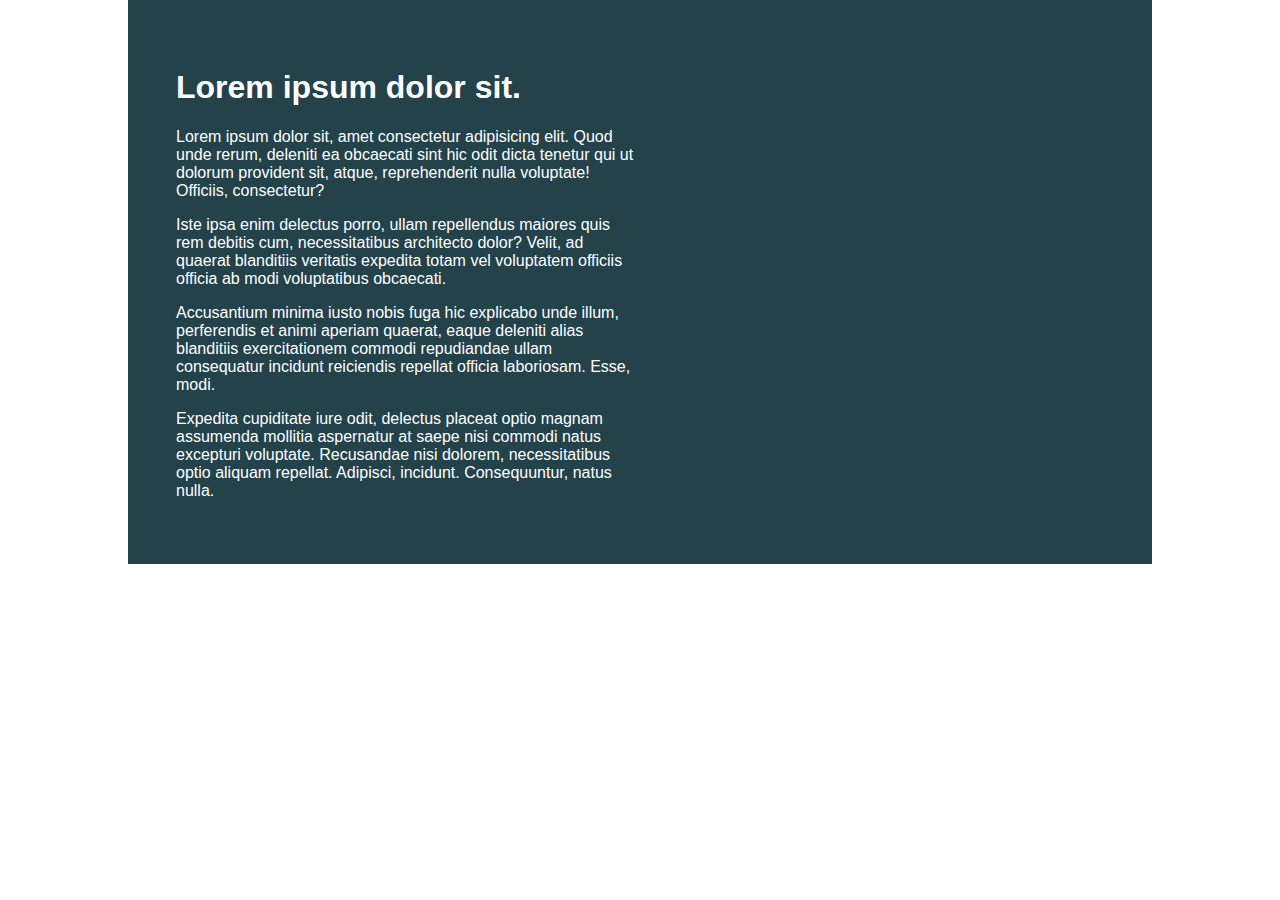
<file: CHALLENGE #1/index.html>
<!DOCTYPE html>
<html lang="en">

<head>
    <meta charset="UTF-8">
    <meta name="viewport" content="width=device-width, initial-scale=1.0">
    <title>Day 01</title>

    <link rel="stylesheet" href="style.css">
</head>

<body>
    <div class="container">
        <div class="intro-content">
            <h1>Lorem ipsum dolor sit.</h1>
            <p>Lorem ipsum dolor sit, amet consectetur adipisicing elit. Quod unde rerum, deleniti ea obcaecati sint hic
                odit dicta tenetur qui ut dolorum provident sit, atque, reprehenderit nulla voluptate! Officiis,
                consectetur?</p>
            <p>Iste ipsa enim delectus porro, ullam repellendus maiores quis rem debitis cum, necessitatibus architecto
                dolor? Velit, ad quaerat blanditiis veritatis expedita totam vel voluptatem officiis officia ab modi
                voluptatibus obcaecati.</p>
            <p>Accusantium minima iusto nobis fuga hic explicabo unde illum, perferendis et animi aperiam quaerat, eaque
                deleniti alias blanditiis exercitationem commodi repudiandae ullam consequatur incidunt reiciendis
                repellat officia laboriosam. Esse, modi.</p>
            <p>Expedita cupiditate iure odit, delectus placeat optio magnam assumenda mollitia aspernatur at saepe nisi
                commodi natus excepturi voluptate. Recusandae nisi dolorem, necessitatibus optio aliquam repellat.
                Adipisci, incidunt. Consequuntur, natus nulla.</p>
        </div>
    </div>
</body>

</html>
</file>
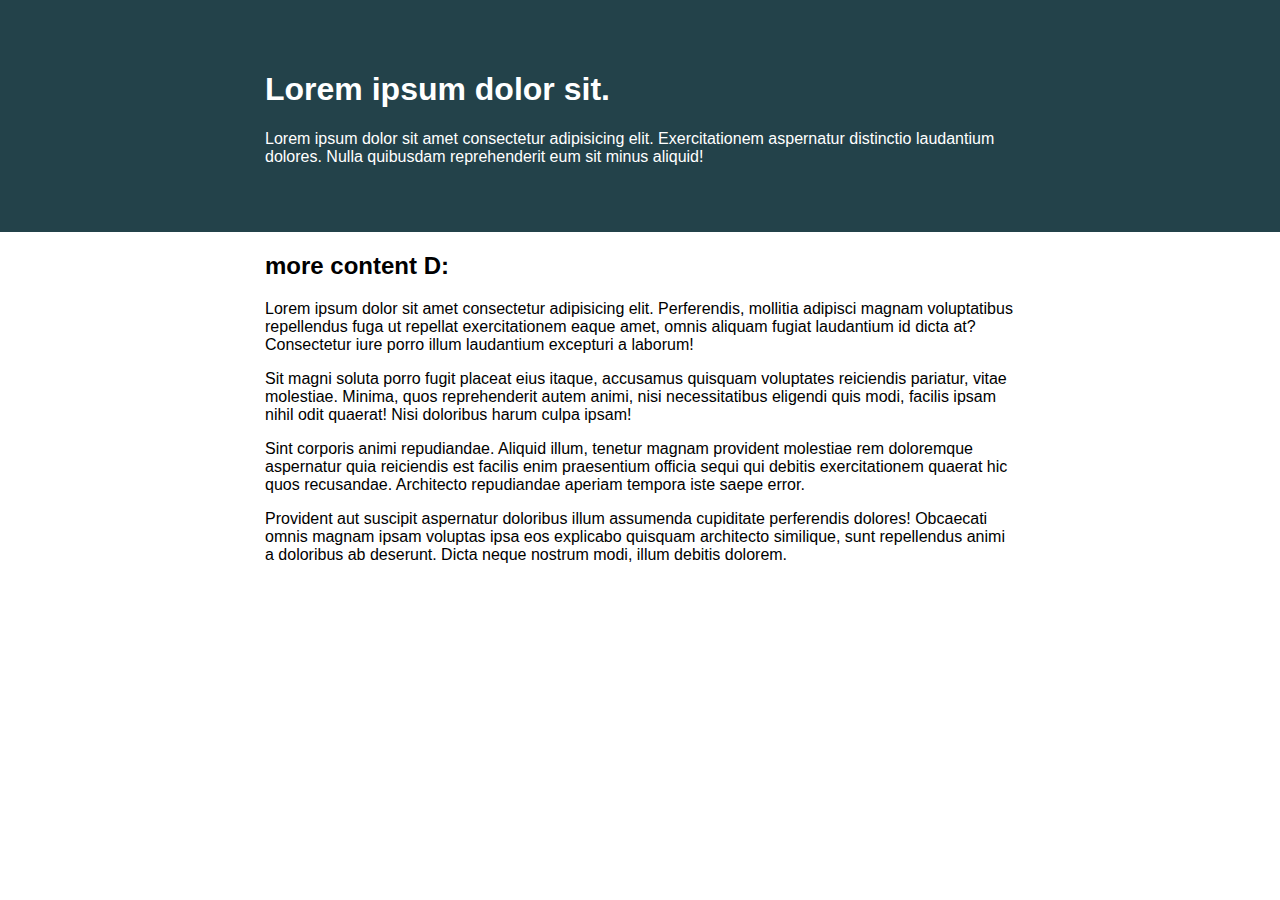
<file: CHALLENGE #2/index.html>
<!DOCTYPE html>
<html lang="en">
  <head>
    <meta charset="UTF-8" />
    <meta name="viewport" content="width=device-width, initial-scale=1.0" />
    <title>Day 02</title>

    <link rel="stylesheet" href="style.css" />
  </head>
  <body>
    <div class="intro">
      <div class="container">
        <h1>Lorem ipsum dolor sit.</h1>
        <p>
          Lorem ipsum dolor sit amet consectetur adipisicing elit.
          Exercitationem aspernatur distinctio laudantium dolores. Nulla
          quibusdam reprehenderit eum sit minus aliquid!
        </p>
      </div>
    </div>

    <div class="container">
      <h2>more content D:</h2>
      <p>
        Lorem ipsum dolor sit amet consectetur adipisicing elit. Perferendis,
        mollitia adipisci magnam voluptatibus repellendus fuga ut repellat
        exercitationem eaque amet, omnis aliquam fugiat laudantium id dicta at?
        Consectetur iure porro illum laudantium excepturi a laborum!
      </p>
      <p>
        Sit magni soluta porro fugit placeat eius itaque, accusamus quisquam
        voluptates reiciendis pariatur, vitae molestiae. Minima, quos
        reprehenderit autem animi, nisi necessitatibus eligendi quis modi,
        facilis ipsam nihil odit quaerat! Nisi doloribus harum culpa ipsam!
      </p>
      <p>
        Sint corporis animi repudiandae. Aliquid illum, tenetur magnam provident
        molestiae rem doloremque aspernatur quia reiciendis est facilis enim
        praesentium officia sequi qui debitis exercitationem quaerat hic quos
        recusandae. Architecto repudiandae aperiam tempora iste saepe error.
      </p>
      <p>
        Provident aut suscipit aspernatur doloribus illum assumenda cupiditate
        perferendis dolores! Obcaecati omnis magnam ipsam voluptas ipsa eos
        explicabo quisquam architecto similique, sunt repellendus animi a
        doloribus ab deserunt. Dicta neque nostrum modi, illum debitis dolorem.
      </p>
    </div>
  </body>
</html>
</file>
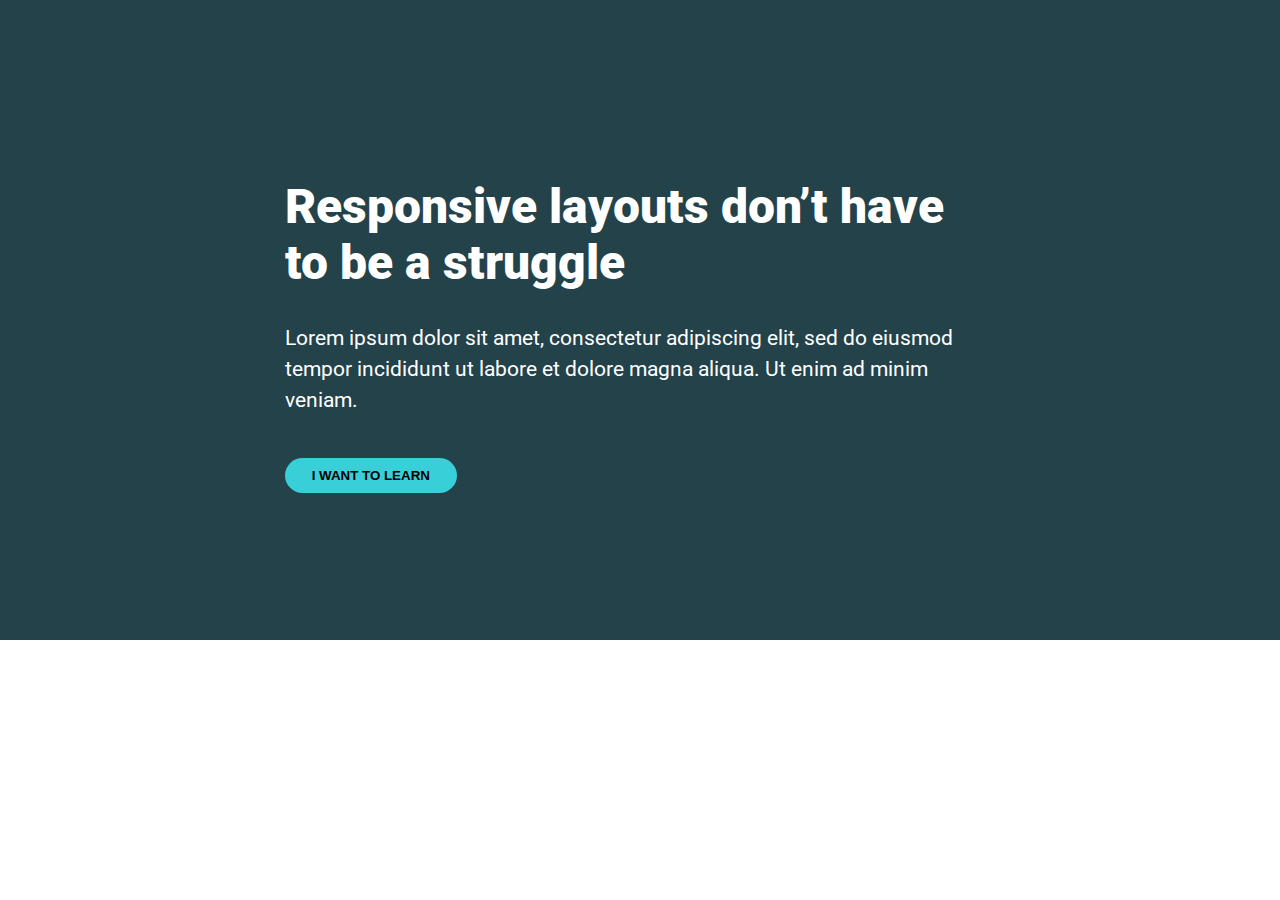
<file: CHALLENGE #3/index.html>
<!DOCTYPE html>
<html lang="en">
  <head>
    <meta charset="UTF-8" />
    <meta name="viewport" content="width=device-width, initial-scale=1.0" />
    <link rel="stylesheet" href="style.css" />

    <link rel="preconnect" href="https://fonts.googleapis.com" />
    <link rel="preconnect" href="https://fonts.gstatic.com" crossorigin />
    <link
      href="https://fonts.googleapis.com/css2?family=Roboto:wght@400;700;900&display=swap"
      rel="stylesheet"
    />

    <title>Responsive Layout</title>
  </head>
  <body>
    <div class="intro">
      <div class="container">
        <h1>Responsive layouts don’t have to be a struggle</h1>
        <p>
          Lorem ipsum dolor sit amet, consectetur adipiscing elit, sed do
          eiusmod tempor incididunt ut labore et dolore magna aliqua. Ut enim ad
          minim veniam.
        </p>
        <button class="btn">I want to learn</button>
      </div>
    </div>
  </body>
</html>
</file>
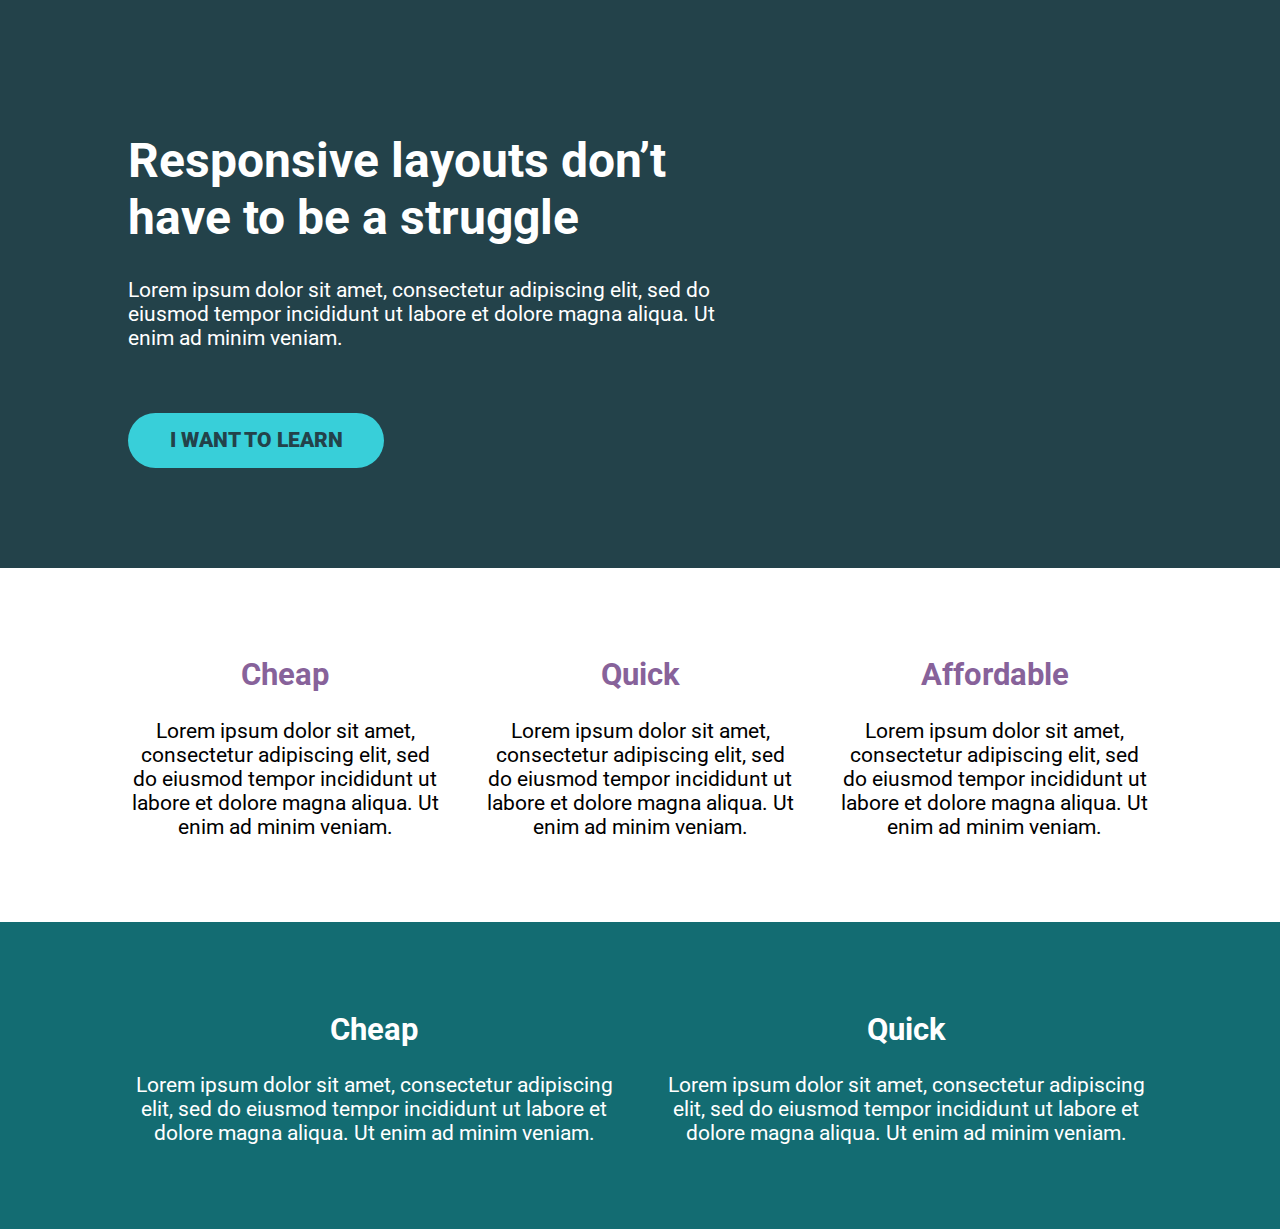
<file: CHALLENGE #4/index.html>
<!DOCTYPE html>
<html lang="en">
  <head>
    <meta charset="UTF-8" />
    <meta name="viewport" content="width=device-width, initial-scale=1.0" />
    <title>Challenge time!</title>
    <link
      href="https://fonts.googleapis.com/css2?family=Roboto:wght@400;900&display=swap"
      rel="stylesheet"
    />
    <link rel="stylesheet" href="style.css" />
  </head>
  <body>
    <div class="hero">
      <div class="container">
        <div class="hero__text">
          <h1>Responsive layouts don’t have to be a struggle</h1>
          <p>
            Lorem ipsum dolor sit amet, consectetur adipiscing elit, sed do
            eiusmod tempor incididunt ut labore et dolore magna aliqua. Ut enim
            ad minim veniam.
          </p>
          <a href="#" class="btn">I want to learn</a>
        </div>
      </div>
    </div>

    <section class="section-one">
      <div class="container row">
        <div class="col">
          <h2 class="accent-text">Cheap</h2>
          <p>
            Lorem ipsum dolor sit amet, consectetur adipiscing elit, sed do
            eiusmod tempor incididunt ut labore et dolore magna aliqua. Ut enim
            ad minim veniam.
          </p>
        </div>
        <div class="col">
          <h2 class="accent-text">Quick</h2>
          <p>
            Lorem ipsum dolor sit amet, consectetur adipiscing elit, sed do
            eiusmod tempor incididunt ut labore et dolore magna aliqua. Ut enim
            ad minim veniam.
          </p>
        </div>
        <div class="col">
          <h2 class="accent-text">Affordable</h2>
          <p>
            Lorem ipsum dolor sit amet, consectetur adipiscing elit, sed do
            eiusmod tempor incididunt ut labore et dolore magna aliqua. Ut enim
            ad minim veniam.
          </p>
        </div>
      </div>
    </section>

    <section class="section-two">
      <div class="container row">
        <div class="col">
          <h2>Cheap</h2>
          <p>
            Lorem ipsum dolor sit amet, consectetur adipiscing elit, sed do
            eiusmod tempor incididunt ut labore et dolore magna aliqua. Ut enim
            ad minim veniam.
          </p>
        </div>
        <div class="col">
          <h2>Quick</h2>
          <p>
            Lorem ipsum dolor sit amet, consectetur adipiscing elit, sed do
            eiusmod tempor incididunt ut labore et dolore magna aliqua. Ut enim
            ad minim veniam.
          </p>
        </div>
      </div>
    </section>
  </body>
</html>
</file>
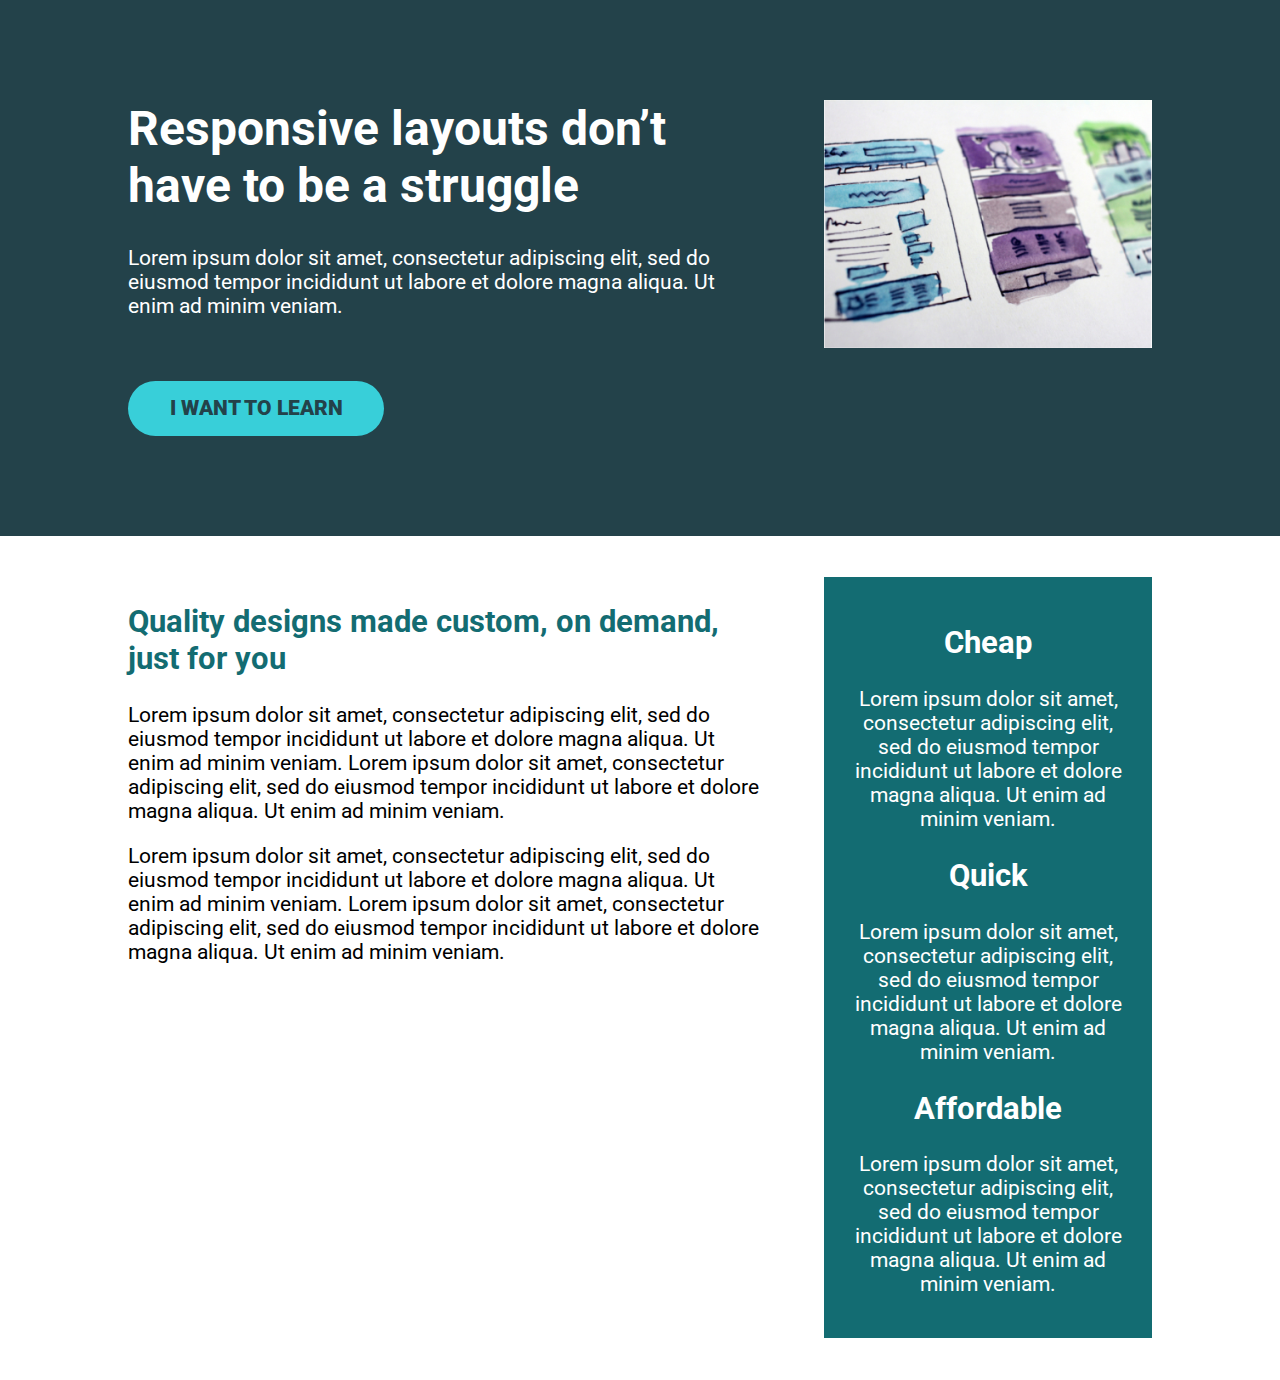
<file: CHALLENGE #5/index.html>
<!DOCTYPE html>
<html lang="en">
  <head>
    <meta charset="UTF-8" />
    <meta name="viewport" content="width=device-width, initial-scale=1.0" />
    <title>Conquering Rsponsive Layouts</title>
    <link
      href="https://fonts.googleapis.com/css2?family=Roboto:wght@400;900&display=swap"
      rel="stylesheet"
    />
    <link rel="stylesheet" href="style.css" />
  </head>
  <body>
    <div class="hero">
      <div class="container row">
        <div class="hero__text">
          <h1>Responsive layouts don’t have to be a struggle</h1>
          <p>
            Lorem ipsum dolor sit amet, consectetur adipiscing elit, sed do
            eiusmod tempor incididunt ut labore et dolore magna aliqua. Ut enim
            ad minim veniam.
          </p>
          <a href="#" class="btn">I want to learn</a>
        </div>
        <img class="hero__img" src="./img/hero-img.jpg" alt="" />
      </div>
    </div>

    <main class="main container row">
      <section class="col left-col">
        <h2>Quality designs made custom, on demand, just for you</h2>
        <p>
          Lorem ipsum dolor sit amet, consectetur adipiscing elit, sed do
          eiusmod tempor incididunt ut labore et dolore magna aliqua. Ut enim ad
          minim veniam. Lorem ipsum dolor sit amet, consectetur adipiscing elit,
          sed do eiusmod tempor incididunt ut labore et dolore magna aliqua. Ut
          enim ad minim veniam.
        </p>

        <p>
          Lorem ipsum dolor sit amet, consectetur adipiscing elit, sed do
          eiusmod tempor incididunt ut labore et dolore magna aliqua. Ut enim ad
          minim veniam. Lorem ipsum dolor sit amet, consectetur adipiscing elit,
          sed do eiusmod tempor incididunt ut labore et dolore magna aliqua. Ut
          enim ad minim veniam.
        </p>
      </section>

      <aside class="col right-col">
        <div>
          <h2 class="accent-text">Cheap</h2>
          <p>
            Lorem ipsum dolor sit amet, consectetur adipiscing elit, sed do
            eiusmod tempor incididunt ut labore et dolore magna aliqua. Ut enim
            ad minim veniam.
          </p>
        </div>

        <div>
          <h2 class="accent-text">Quick</h2>
          <p>
            Lorem ipsum dolor sit amet, consectetur adipiscing elit, sed do
            eiusmod tempor incididunt ut labore et dolore magna aliqua. Ut enim
            ad minim veniam.
          </p>
        </div>

        <div>
          <h2 class="accent-text">Affordable</h2>
          <p>
            Lorem ipsum dolor sit amet, consectetur adipiscing elit, sed do
            eiusmod tempor incididunt ut labore et dolore magna aliqua. Ut enim
            ad minim veniam.
          </p>
        </div>
      </aside>
    </main>
  </body>
</html>
</file>
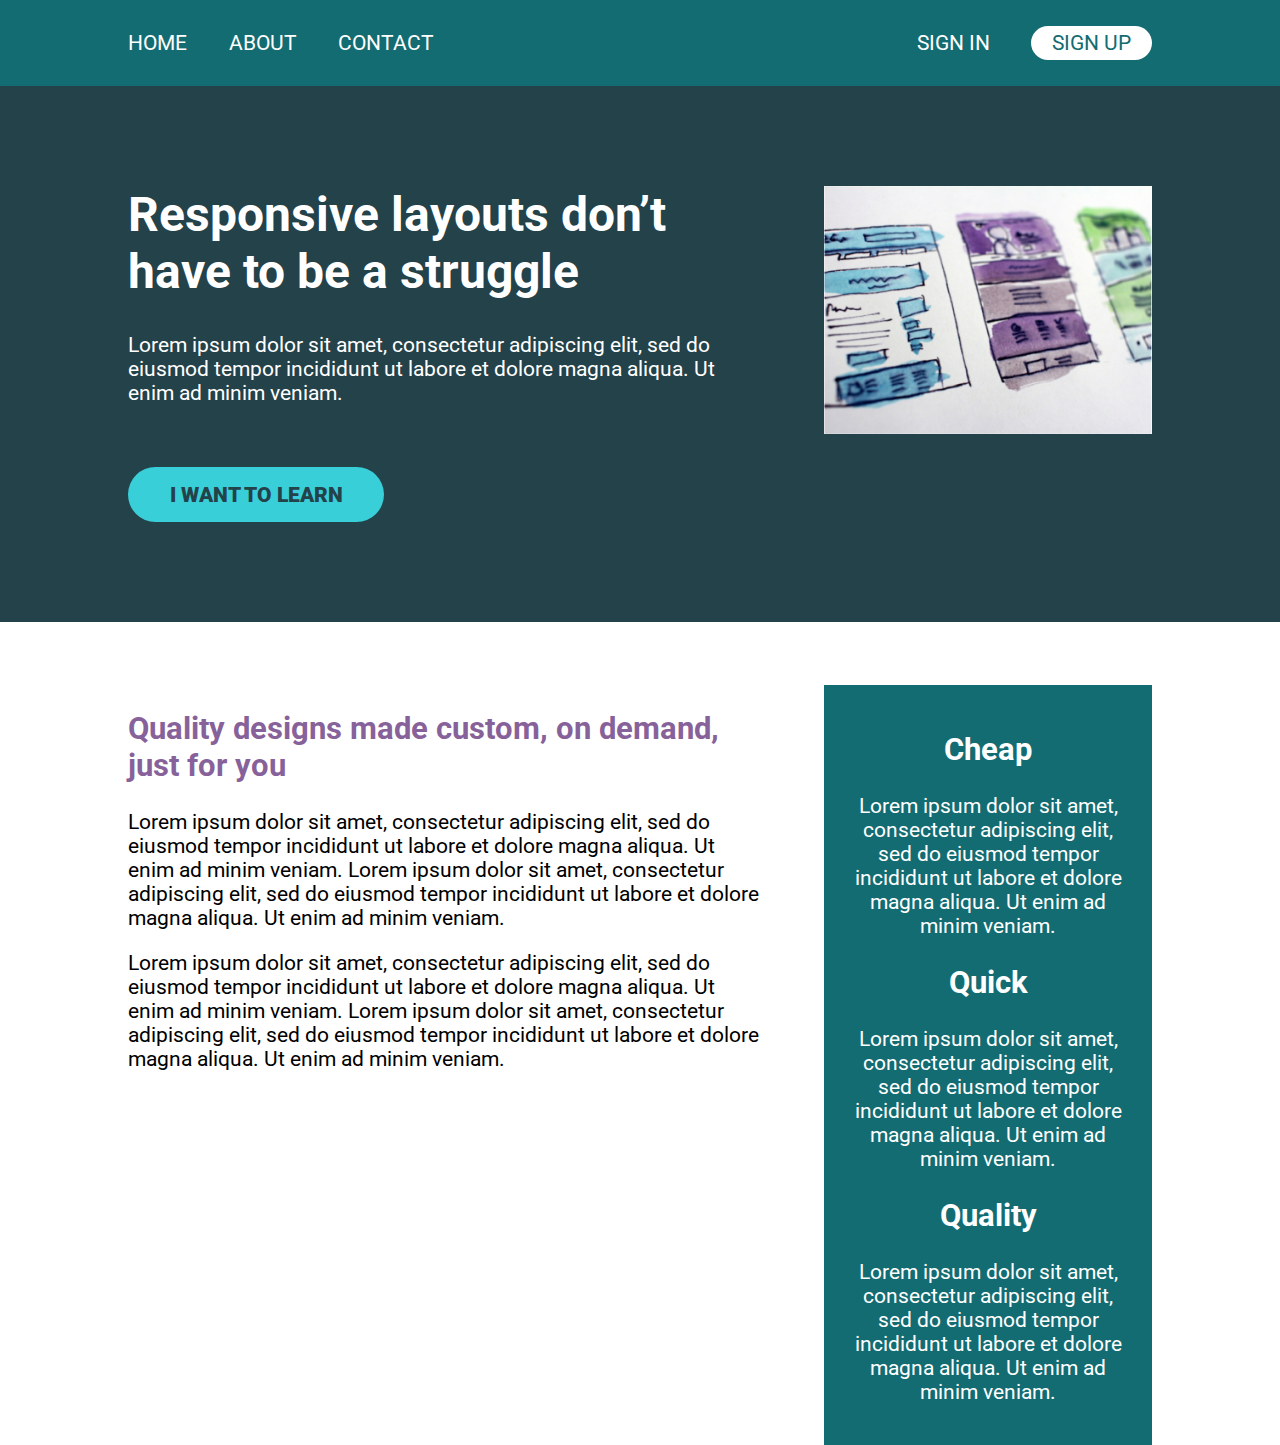
<file: CHALLENGE #6/index.html>
<!DOCTYPE html>
<html lang="en">
  <head>
    <meta charset="UTF-8" />
    <meta name="viewport" content="width=device-width, initial-scale=1.0" />
    <title>Conquering Responsive Layouts</title>
    <link
      href="https://fonts.googleapis.com/css2?family=Roboto:wght@400;900&display=swap"
      rel="stylesheet"
    />
    <link rel="stylesheet" href="style.css" />
  </head>
  <body>
    <header>
      <nav class="nav container">
        <ul class="nav__list">
          <li class="nav__item"><a href="#" class="nav__link">Home</a></li>
          <li class="nav__item"><a href="#" class="nav__link">About</a></li>
          <li class="nav__item"><a href="#" class="nav__link">Contact</a></li>
          <li class="nav__item nav__item--push-right">
            <a href="#" class="nav__link">Sign In</a>
          </li>
          <li class="nav__item">
            <a href="#" class="nav__link nav__link--button">Sign up</a>
          </li>
        </ul>
      </nav>
    </header>

    <section class="hero">
      <div class="container row">
        <div class="hero__text">
          <h1>Responsive layouts don’t have to be a struggle</h1>
          <p>
            Lorem ipsum dolor sit amet, consectetur adipiscing elit, sed do
            eiusmod tempor incididunt ut labore et dolore magna aliqua. Ut enim
            ad minim veniam.
          </p>
          <a href="#" class="btn">I want to learn</a>
        </div>
        <img
          src="img/hero-img.jpg"
          alt="UX design sketches"
          class="hero__img"
        />
      </div>
    </section>

    <main class="main container row">
      <section class="primary-content">
        <h2 class="section-title">
          Quality designs made custom, on demand, just for you
        </h2>
        <p>
          Lorem ipsum dolor sit amet, consectetur adipiscing elit, sed do
          eiusmod tempor incididunt ut labore et dolore magna aliqua. Ut enim ad
          minim veniam. Lorem ipsum dolor sit amet, consectetur adipiscing elit,
          sed do eiusmod tempor incididunt ut labore et dolore magna aliqua. Ut
          enim ad minim veniam.
        </p>
        <p>
          Lorem ipsum dolor sit amet, consectetur adipiscing elit, sed do
          eiusmod tempor incididunt ut labore et dolore magna aliqua. Ut enim ad
          minim veniam. Lorem ipsum dolor sit amet, consectetur adipiscing elit,
          sed do eiusmod tempor incididunt ut labore et dolore magna aliqua. Ut
          enim ad minim veniam.
        </p>
      </section>
      <aside class="sidebar">
        <h2 class="sidebar-title">Cheap</h2>
        <p>
          Lorem ipsum dolor sit amet, consectetur adipiscing elit, sed do
          eiusmod tempor incididunt ut labore et dolore magna aliqua. Ut enim ad
          minim veniam.
        </p>

        <h2 class="sidebar-title">Quick</h2>
        <p>
          Lorem ipsum dolor sit amet, consectetur adipiscing elit, sed do
          eiusmod tempor incididunt ut labore et dolore magna aliqua. Ut enim ad
          minim veniam.
        </p>

        <h2 class="sidebar-title">Quality</h2>
        <p>
          Lorem ipsum dolor sit amet, consectetur adipiscing elit, sed do
          eiusmod tempor incididunt ut labore et dolore magna aliqua. Ut enim ad
          minim veniam.
        </p>
      </aside>
    </main>
  </body>
</html>
</file>
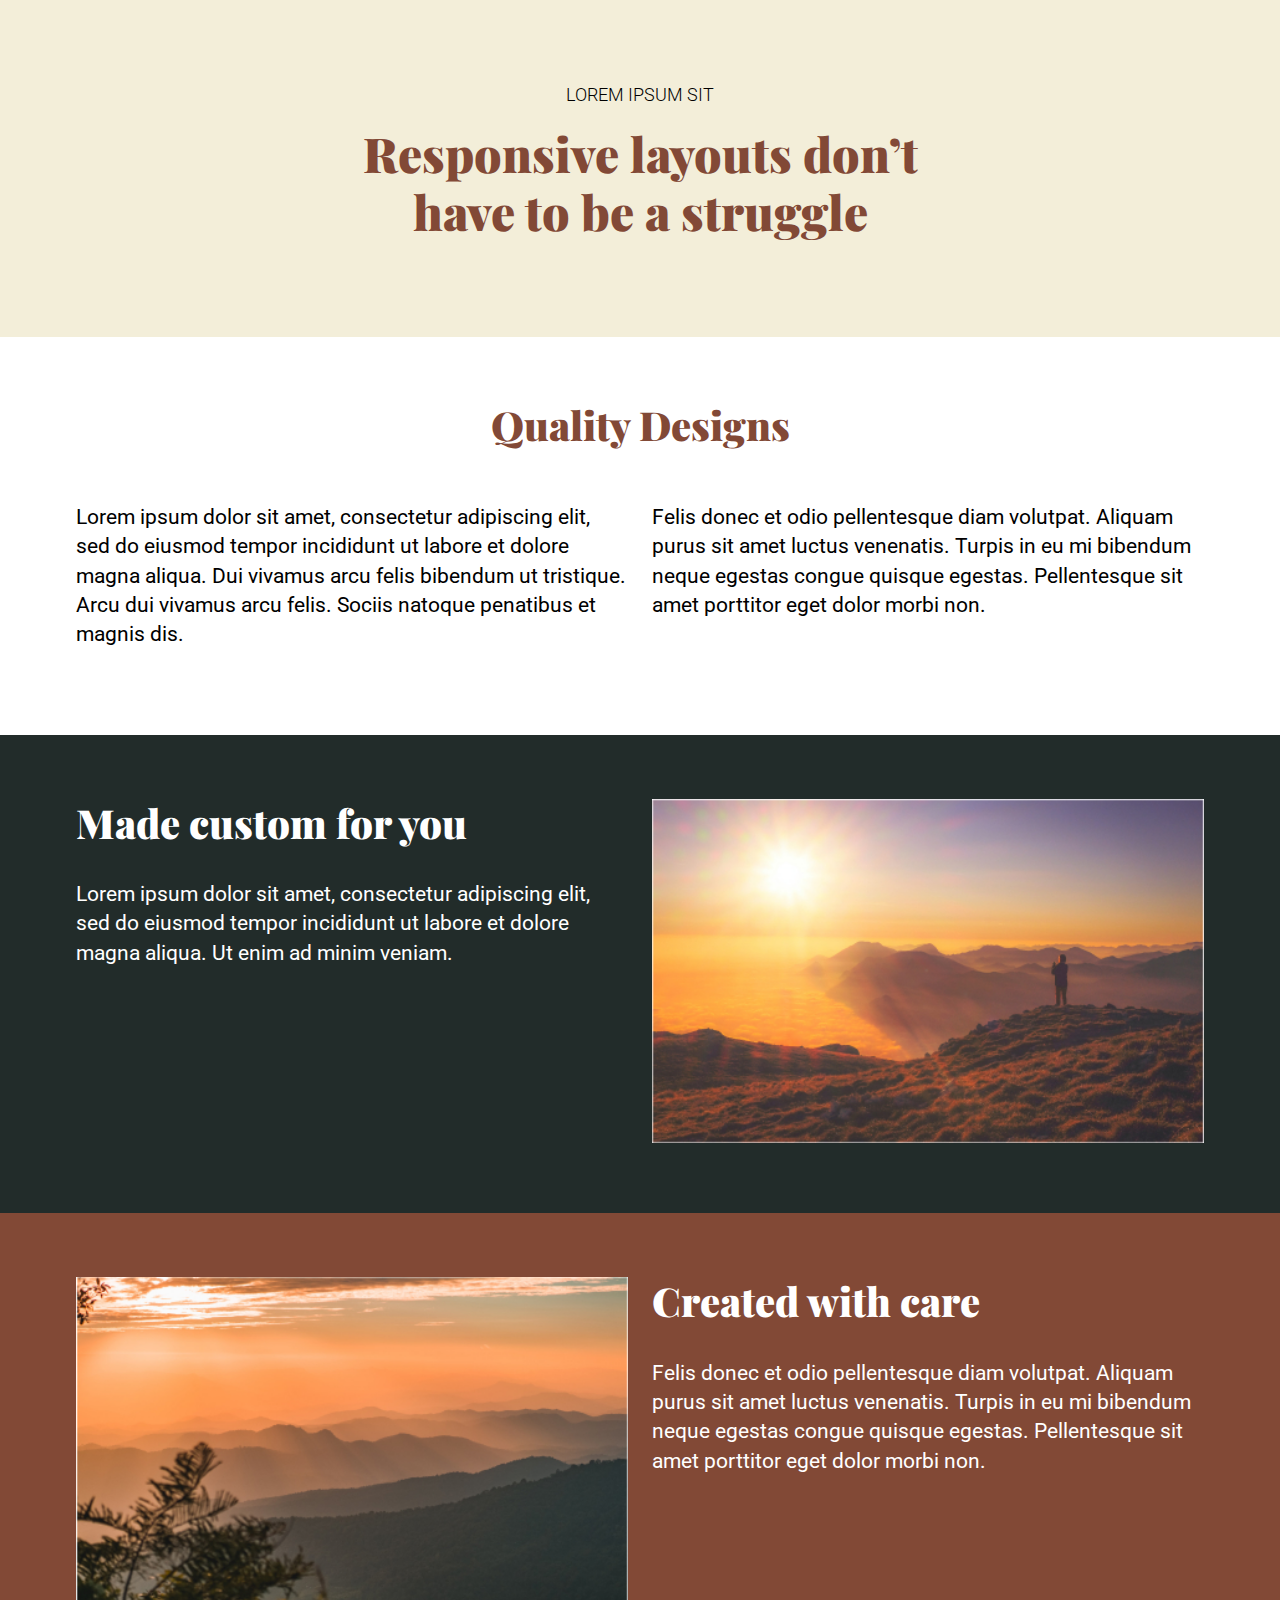
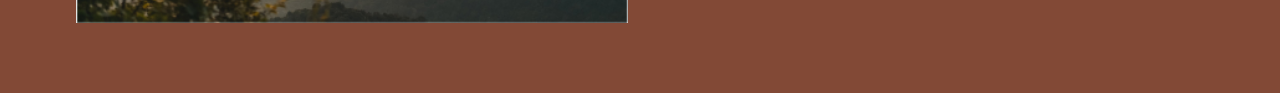
<file: CHALLENGE #7/index.html>
<!DOCTYPE html>
<html lang="en">
  <head>
    <meta charset="UTF-8" />
    <meta name="viewport" content="width=device-width, initial-scale=1.0" />

    <link rel="preconnect" href="https://fonts.googleapis.com" />
    <link rel="preconnect" href="https://fonts.gstatic.com" crossorigin />
    <link
      href="https://fonts.googleapis.com/css2?family=Playfair+Display:ital,wght@0,400..900;1,400..900&family=Roboto:ital,wght@0,100;0,300;0,400;0,500;0,700;0,900;1,100;1,300;1,400;1,500;1,700;1,900&display=swap"
      rel="stylesheet"
    />

    <link rel="stylesheet" href="style.css" />
    <title>Flexbox challenge</title>
  </head>
  <body>
    <section class="hero text-center">
      <div class="container hero-content">
        <p>lorem ipsum sit</p>
        <h1 class="color-brown">
          Responsive layouts don’t <br />
          have to be a struggle
        </h1>
      </div>
    </section>

    <section class="feature">
      <div class="container">
        <h2 class="text-center color-brown">Quality Designs</h2>
        <div class="row feature-contents">
          <div class="col">
            <p>
              Lorem ipsum dolor sit amet, consectetur adipiscing elit, sed do
              eiusmod tempor incididunt ut labore et dolore magna aliqua. Dui
              vivamus arcu felis bibendum ut tristique. Arcu dui vivamus arcu
              felis. Sociis natoque penatibus et magnis dis.
            </p>
          </div>
          <div class="col">
            <p>
              Felis donec et odio pellentesque diam volutpat. Aliquam purus sit
              amet luctus venenatis. Turpis in eu mi bibendum neque egestas
              congue quisque egestas. Pellentesque sit amet porttitor eget dolor
              morbi non.
            </p>
          </div>
        </div>
      </div>
    </section>

    <section class="details">
      <div class="row container">
        <div class="col">
          <h2>Made custom for you</h2>
          <p>
            Lorem ipsum dolor sit amet, consectetur adipiscing elit, sed do
            eiusmod tempor incididunt ut labore et dolore magna aliqua. Ut enim
            ad minim veniam.
          </p>
        </div>

        <div class="col">
          <img src="./image-01.jpg" alt="" />
        </div>
      </div>
    </section>

    <section class="details2">
      <div class="container row">
        <div class="col">
          <img src="./image-02.jpg" alt="" />
        </div>

        <div class="col">
          <h2>Created with care</h2>
          <p>
            Felis donec et odio pellentesque diam volutpat. Aliquam purus sit
            amet luctus venenatis. Turpis in eu mi bibendum neque egestas congue
            quisque egestas. Pellentesque sit amet porttitor eget dolor morbi
            non.
          </p>
        </div>
      </div>
    </section>
  </body>
</html>
</file>
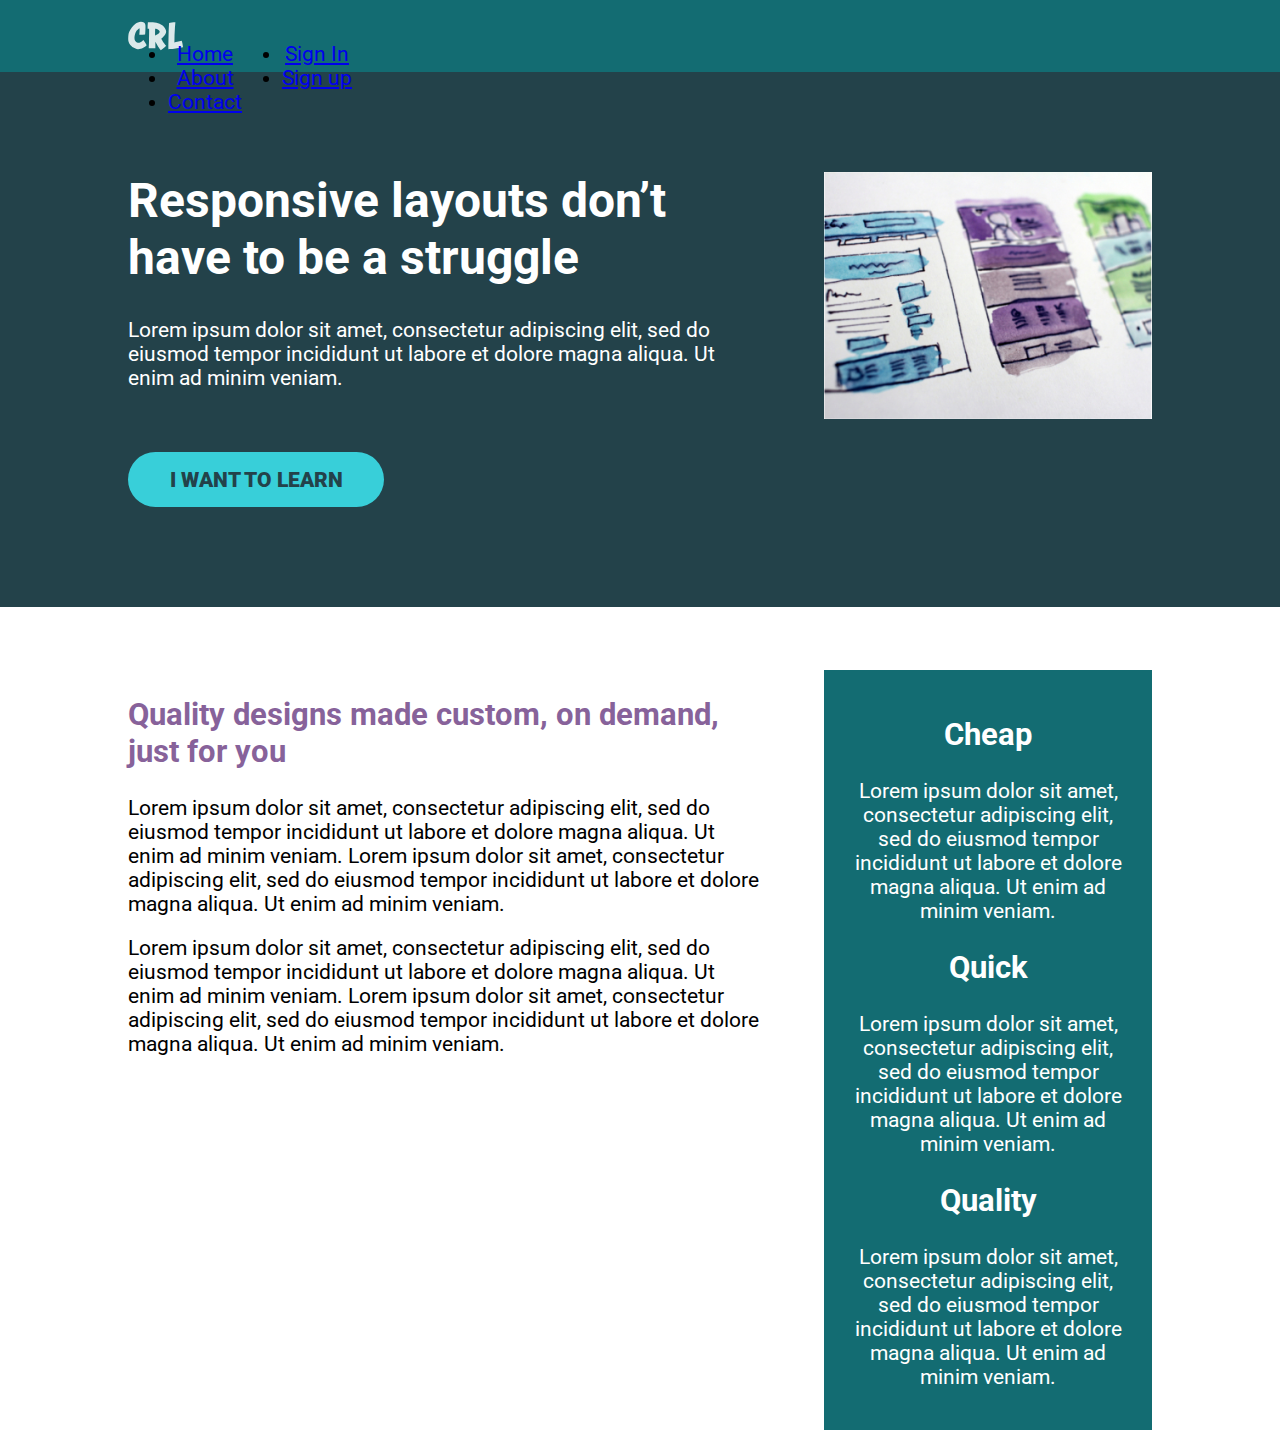
<file: CHALLENGE #8/index.html>
<!DOCTYPE html>
<html lang="en">
  <head>
    <meta charset="UTF-8" />
    <meta name="viewport" content="width=device-width, initial-scale=1.0" />
    <title>Conquering Responsive Layouts</title>
    <link
      href="https://fonts.googleapis.com/css2?family=Roboto:wght@400;900&display=swap"
      rel="stylesheet"
    />
    <link rel="stylesheet" href="style.css" />
  </head>
  <body>
    <header>
      <div class="container row">
        <button class="nav-toggle" aria-label="open navigation">
          <span class="hamburger"></span>
        </button>
        <a class="logo" href="#">
          <img src="img/logo.svg" alt="conquering responsive layout" />
        </a>
        <nav class="nav">
          <ul class="nav__list nav__list--primary">
            <li class="nav__item"><a href="#" class="nav__link">Home</a></li>
            <li class="nav__item"><a href="#" class="nav__link">About</a></li>
            <li class="nav__item"><a href="#" class="nav__link">Contact</a></li>
          </ul>
          <ul class="nav__list nav__list--secondary">
            <li class="nav__item"><a href="#" class="nav__link">Sign In</a></li>
            <li class="nav__item">
              <a href="#" class="nav__link nav__link--button">Sign up</a>
            </li>
          </ul>
        </nav>
      </div>
    </header>

    <section class="hero">
      <div class="container row">
        <div class="hero__text">
          <h1>Responsive layouts don’t have to be a struggle</h1>
          <p>
            Lorem ipsum dolor sit amet, consectetur adipiscing elit, sed do
            eiusmod tempor incididunt ut labore et dolore magna aliqua. Ut enim
            ad minim veniam.
          </p>
          <a href="#" class="btn">I want to learn</a>
        </div>
        <img
          src="img/hero-img.jpg"
          alt="UX design sketches"
          class="hero__img"
        />
      </div>
    </section>

    <main class="main container row">
      <section class="primary-content">
        <h2 class="section-title">
          Quality designs made custom, on demand, just for you
        </h2>
        <p>
          Lorem ipsum dolor sit amet, consectetur adipiscing elit, sed do
          eiusmod tempor incididunt ut labore et dolore magna aliqua. Ut enim ad
          minim veniam. Lorem ipsum dolor sit amet, consectetur adipiscing elit,
          sed do eiusmod tempor incididunt ut labore et dolore magna aliqua. Ut
          enim ad minim veniam.
        </p>
        <p>
          Lorem ipsum dolor sit amet, consectetur adipiscing elit, sed do
          eiusmod tempor incididunt ut labore et dolore magna aliqua. Ut enim ad
          minim veniam. Lorem ipsum dolor sit amet, consectetur adipiscing elit,
          sed do eiusmod tempor incididunt ut labore et dolore magna aliqua. Ut
          enim ad minim veniam.
        </p>
      </section>
      <aside class="sidebar">
        <h2 class="sidebar-title">Cheap</h2>
        <p>
          Lorem ipsum dolor sit amet, consectetur adipiscing elit, sed do
          eiusmod tempor incididunt ut labore et dolore magna aliqua. Ut enim ad
          minim veniam.
        </p>

        <h2 class="sidebar-title">Quick</h2>
        <p>
          Lorem ipsum dolor sit amet, consectetur adipiscing elit, sed do
          eiusmod tempor incididunt ut labore et dolore magna aliqua. Ut enim ad
          minim veniam.
        </p>

        <h2 class="sidebar-title">Quality</h2>
        <p>
          Lorem ipsum dolor sit amet, consectetur adipiscing elit, sed do
          eiusmod tempor incididunt ut labore et dolore magna aliqua. Ut enim ad
          minim veniam.
        </p>
      </aside>
    </main>

    <script src="main.js"></script>
  </body>
</html>
</file>
<file: CHALLENGE #1/style.css>
* {
  box-sizing: border-box;
}

body {
  margin: 0;
  font-family: sans-serif;
}

.container {
  background: #23424a;
  color: white;
  width: 80%;
  margin: 0 auto;
  padding: 3em;
}

.intro-content {
  width: 50%;
}
</file>
<file: CHALLENGE #2/style.css>
* {
  box-sizing: border-box;
}

body {
  margin: 0;
  font-family: sans-serif;
}

.intro {
  background: #23424a;
  color: white;
  padding: 3.125em 0;
}

.container {
  width: 80%;
  margin: 0 auto;
  max-width: 750px;
}
</file>
<file: CHALLENGE #3/style.css>
* {
  box-sizing: border-box;
}

body {
  font-family: "Roboto", sans-serif;
  margin: 0;
  line-height: 1.2;
}

.intro {
  background: #23424a;
  padding: 9.2em 0;
  color: #fff;
}

.container {
  width: 80%;
  max-width: 710px;
  margin: 0 auto;
}

h1 {
  font-size: 3rem;
  font-weight: 900;
  line-height: 1.16;
}

p {
  font-size: 1.3rem;
  line-height: 1.5;
  margin-bottom: 2em;
}

.btn {
  background: #38cfd9;
  padding: 0.75em 2em;
  border-radius: 32px;
  border: none;
  text-transform: uppercase;
  font-weight: 700;
}
</file>
<file: CHALLENGE #4/style.css>
*,
*::before,
*::after {
  box-sizing: border-box;
}

body {
  margin: 0;
  font-family: "Roboto", sans-serif;
  font-size: 1.3rem;
}

h1 {
  font-size: 3rem;
}

.container {
  width: 80%;
  max-width: 1100px;
  margin: 0 auto;
}

.hero {
  padding: 100px 0;
  background-color: #23424a;
  color: #fff;
}

.hero__text {
  width: 60%;
}

.hero p {
  margin-bottom: 3em;
}

.btn {
  display: inline-block;
  text-decoration: none;
  text-transform: uppercase;
  color: #23424a;
  font-weight: 900;
  background-color: #38cfd9;
  padding: 0.75em 2em;
  border-radius: 100px;
}

.btn:hover,
.btn:focus {
  opacity: 0.75;
}

.row {
  display: flex;
  gap: 40px;
  padding: 3em 0;
}

.col {
  width: 100%;
  text-align: center;
}

.accent-text {
  color: #87629a;
}

.section-two {
  background: #136c72;
  color: #fff;
}
</file>
<file: CHALLENGE #5/style.css>
*,
*::before,
*::after {
  box-sizing: border-box;
}

body {
  margin: 0;
  font-family: "Roboto", sans-serif;
  font-size: 1.3rem;
}

img {
  max-width: 100%;
}

h1 {
  font-size: 3rem;
  margin-top: 0;
}

.container {
  width: 80%;
  max-width: 1100px;
  margin: 0 auto;
}

.row {
  display: flex;
  justify-content: space-between;
  gap: 30px;
}

.col {
  width: 100%;
}

.hero {
  padding: 100px 0;
  background-color: #23424a;
  color: #fff;
}

.hero__text {
  width: 62%;
}

.hero__img {
  width: 32%;
  align-self: flex-start;
}

.hero p {
  margin-bottom: 3em;
}

.btn {
  display: inline-block;
  text-decoration: none;
  text-transform: uppercase;
  color: #23424a;
  font-weight: 900;
  background-color: #38cfd9;
  padding: 0.75em 2em;
  border-radius: 100px;
}

.btn:hover,
.btn:focus {
  opacity: 0.75;
}

.main {
  margin-block: 2em;
}

.right-col {
  width: 32%;
  background: #136c72;
  color: #fff;
  padding: 1em;
  text-align: center;
}

.left-col {
  width: 62%;
}

.left-col h2 {
  color: #136c72;
}
</file>
<file: CHALLENGE #6/style.css>
*,
*::before,
*::after {
  box-sizing: border-box;
}

body {
  margin: 0;
  font-family: "Roboto", sans-serif;
  font-size: 1.3rem;
}

img {
  max-width: 100%;
}

h1 {
  font-size: 3rem;
  margin-top: 0;
}

.section-title {
  color: #87629a;
}

.btn {
  display: inline-block;
  text-decoration: none;
  text-transform: uppercase;
  color: #23424a;
  font-weight: 900;
  background-color: #38cfd9;
  padding: 0.75em 2em;
  border-radius: 100px;
}

.btn:hover,
.btn:focus {
  opacity: 0.75;
}

.nav {
  padding-block: 1em;
}

.container {
  width: 80%;
  max-width: 1100px;
  margin: 0 auto;
}

.row {
  display: flex;
  justify-content: space-between;
}

.col {
  width: 100%;
}

.col + .col {
  margin-left: 30px;
}

header {
  background: #136c72;
  padding: 0.5em 0;
}

.nav__list {
  margin: 0;
  padding: 0;
  list-style: none;

  display: flex;
  gap: 2em;
}

.nav__item--push-right {
  margin-left: auto;
}

.nav__link {
  color: #fff;
  text-decoration: none;
  text-transform: uppercase;
}

.nav__link--button {
  background: #fff;
  color: #136c72;
  padding: 0.25em 1em;
  border-radius: 10em;
}

.nav__link:hover {
  opacity: 0.75;
}

.hero {
  padding: 100px 0;
  background-color: #23424a;
  color: #fff;
}

.hero__text {
  width: 62%;
}

.hero__img {
  width: 32%;
  align-self: flex-start;
}

.hero p {
  margin-bottom: 3em;
}

.main {
  margin-top: 3em;
}

.primary-content {
  width: 62%;
}

.sidebar {
  width: 32%;
  padding: 1em;
  text-align: center;
  color: #fff;
  background-color: #136c72;
}
</file>
<file: CHALLENGE #7/style.css>
:root {
  --white-color: #fff;
  --pink-color: #f3eed9;
  --brown-color: #824936;
  --dark-grey: #222c2a;
}

.color-pink {
  color: var(--pink-color);
}

.color-brown {
  color: var(--brown-color);
}

.color-grey {
  color: var(--dark-grey);
}

*,
*::before,
*::after {
  box-sizing: border-box;
}

body {
  margin: 0;
  padding: 0;
  font-family: "Roboto", sans-serif;
  line-height: 1.4;
}

.text-center {
  text-align: center;
}

section {
  padding-block: 4em;
}

.container {
  max-width: 1128px;
  width: 90%;
  margin: 0 auto;
}

.row {
  display: flex;
  justify-content: space-between;
  gap: 1.5em;
}

h1,
h2 {
  font-family: "Playfair Display", serif;
  font-weight: 900;
  line-height: 1.2;
  margin-top: 0;
  padding: 0;
}

h2 {
  font-size: 2.5rem;
}

p {
  font-size: 21px;
  font-weight: 400;
}

img {
  width: 100%;
}

.col {
  width: 50%;
}

.hero {
  background: #f3eed9;
}

.hero-content P {
  text-transform: uppercase;
  font-size: 1.125rem;
  font-weight: 300;
}

.hero-content h1 {
  font-size: 3rem;
  color: var(--brown-color);
}

.details {
  background: var(--dark-grey);
  color: var(--white-color);
}

.details2 {
  background: var(--brown-color);

  color: var(--white-color);
}

@media (max-width: 800px) {
  .row {
    display: block;
  }

  .col {
    width: 100%;
  }

  .details2 h2 {
    margin-top: 1em;
  }
}
</file>
<file: CHALLENGE #8/style.css>
*,
*::before,
*::after {
  box-sizing: border-box;
}

body {
  margin: 0;
  font-family: "Roboto", sans-serif;
  font-size: 1.3rem;
}

img {
  max-width: 100%;
}

h1 {
  font-size: 3rem;
  margin-top: 0;
}

.section-title {
  color: #87629a;
}

.btn {
  display: inline-block;
  text-decoration: none;
  text-transform: uppercase;
  color: #23424a;
  font-weight: 900;
  background-color: #38cfd9;
  padding: 0.75em 2em;
  border-radius: 100px;
}

.btn:hover,
.btn:focus {
  opacity: 0.75;
}

.container {
  width: 80%;
  max-width: 1100px;
  margin: 0 auto;
  /* added for nav-toggle positioning */
  position: relative;
}

header {
  background: #136c72;
  padding: 1em 0;
  text-align: center;
}

.nav {
  width: 100%;
}

.nav-toggle {
  cursor: pointer;
  border: 0;
  width: 3em;
  height: 3em;
  padding: 0em;
  border-radius: 50%;
  background: #072a2d;
  color: white;
  transition: opacity 250ms ease;

  position: absolute;
  left: 0;
}

.nav-toggle:focus,
.nav-toggle:hover {
  opacity: 0.75;
}

.hamburger {
  width: 50%;
  position: relative;
}

.hamburger,
.hamburger::before,
.hamburger::after {
  display: block;
  margin: 0 auto;
  height: 3px;
  background: white;
}

.hamburger::before,
.hamburger::after {
  content: "";
  width: 100%;
}

.hamburger::before {
  transform: translateY(-6px);
}

.hamburger::after {
  transform: translateY(3px);
}

/* made changes here from video
   to make it more accessible.
   
   Works the same :) */
.nav {
  visibility: hidden;
  height: 0;
  position: absolute;
}

.nav--visible {
  visibility: visible;
  height: auto;
  position: relative;
}

.logo {
  height: 30px;
}

.hero {
  padding: 100px 0;
  background-color: #23424a;
  color: #fff;
}

.hero__img {
  margin-top: 2em;
}

.hero p {
  margin-bottom: 3em;
}

.main {
  margin-top: 3em;
}

.sidebar {
  padding: 1em;
  text-align: center;
  color: #fff;
  background-color: #136c72;
}

@media (min-width: 800px) {
  .nav-toggle {
    display: none;
  }

  .nav {
    visibility: visible;
    display: flex;
    height: auto;
  }

  .row {
    display: flex;
    justify-content: space-between;
  }

  .hero__text {
    width: 62%;
  }

  .hero__img {
    width: 32%;
    align-self: flex-start;
    margin: 0;
  }

  .primary-content {
    width: 62%;
  }

  .sidebar {
    width: 32%;
  }
}
</file>
